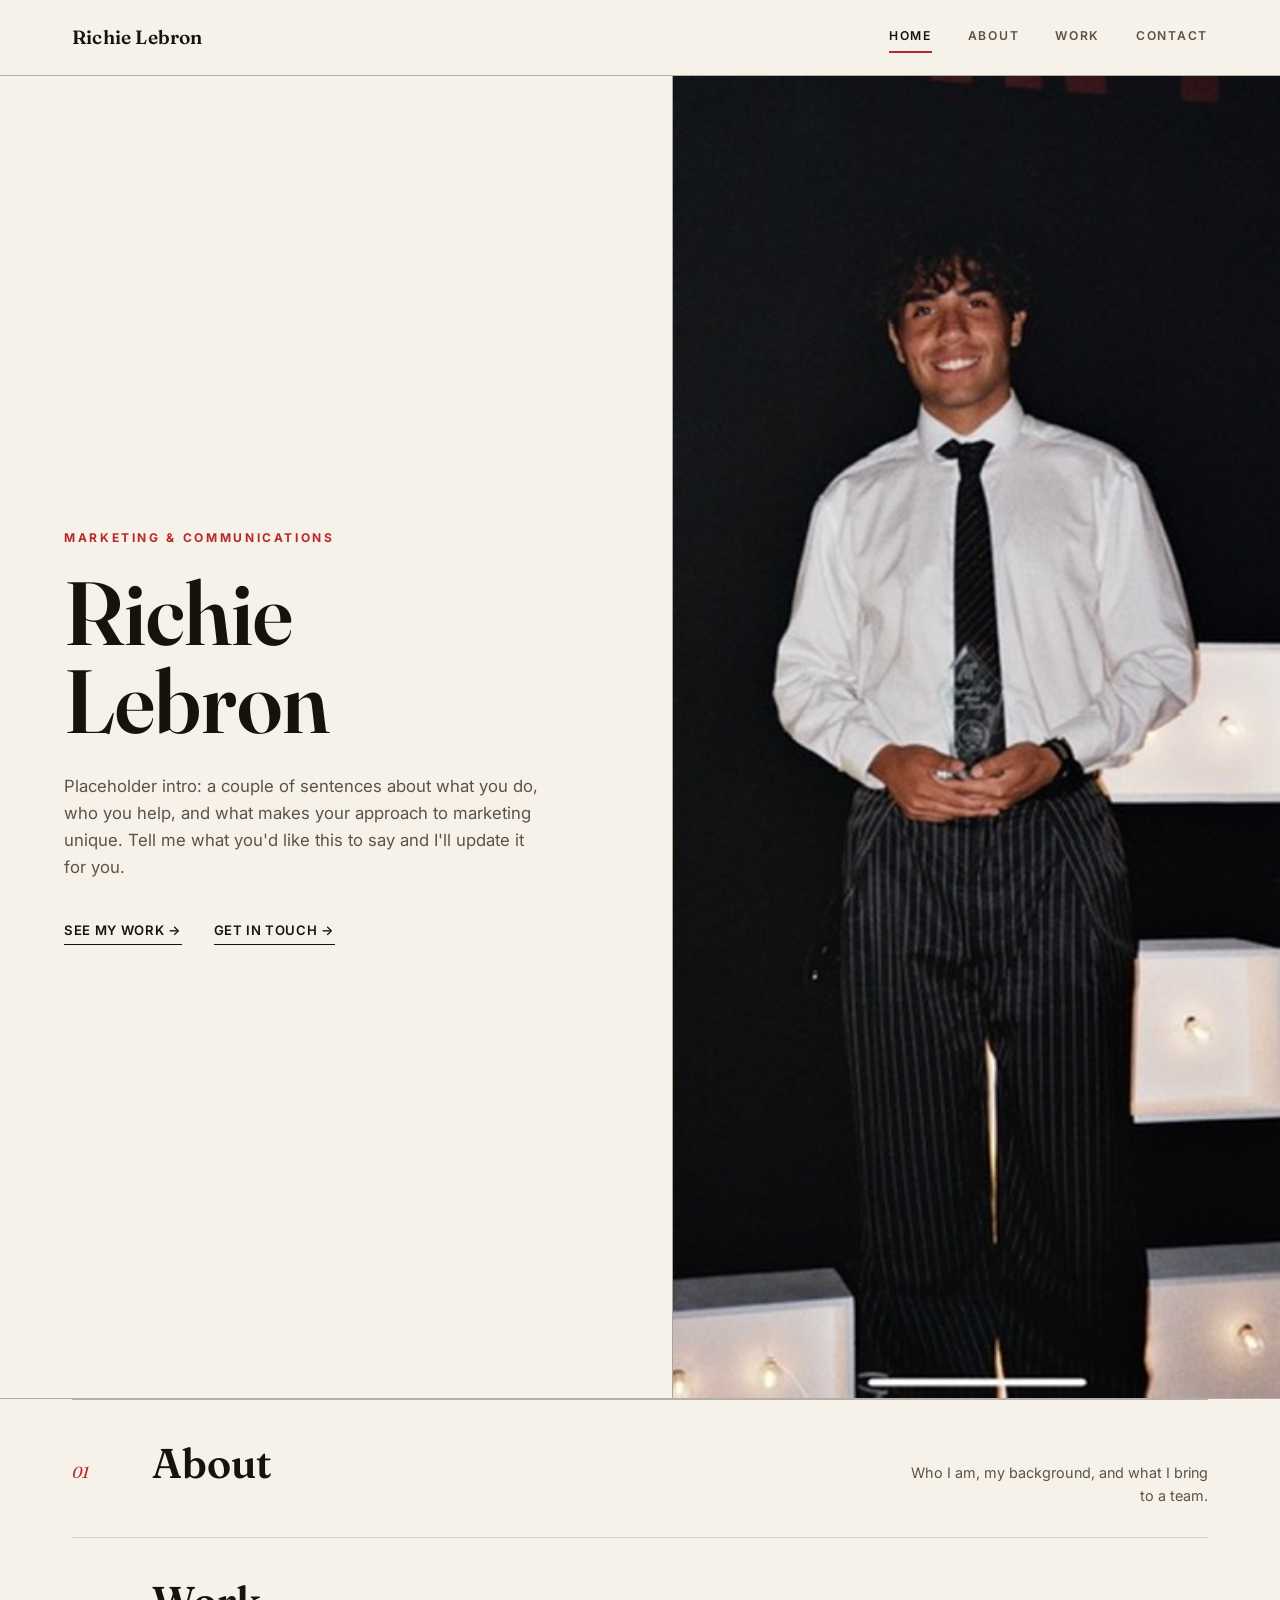
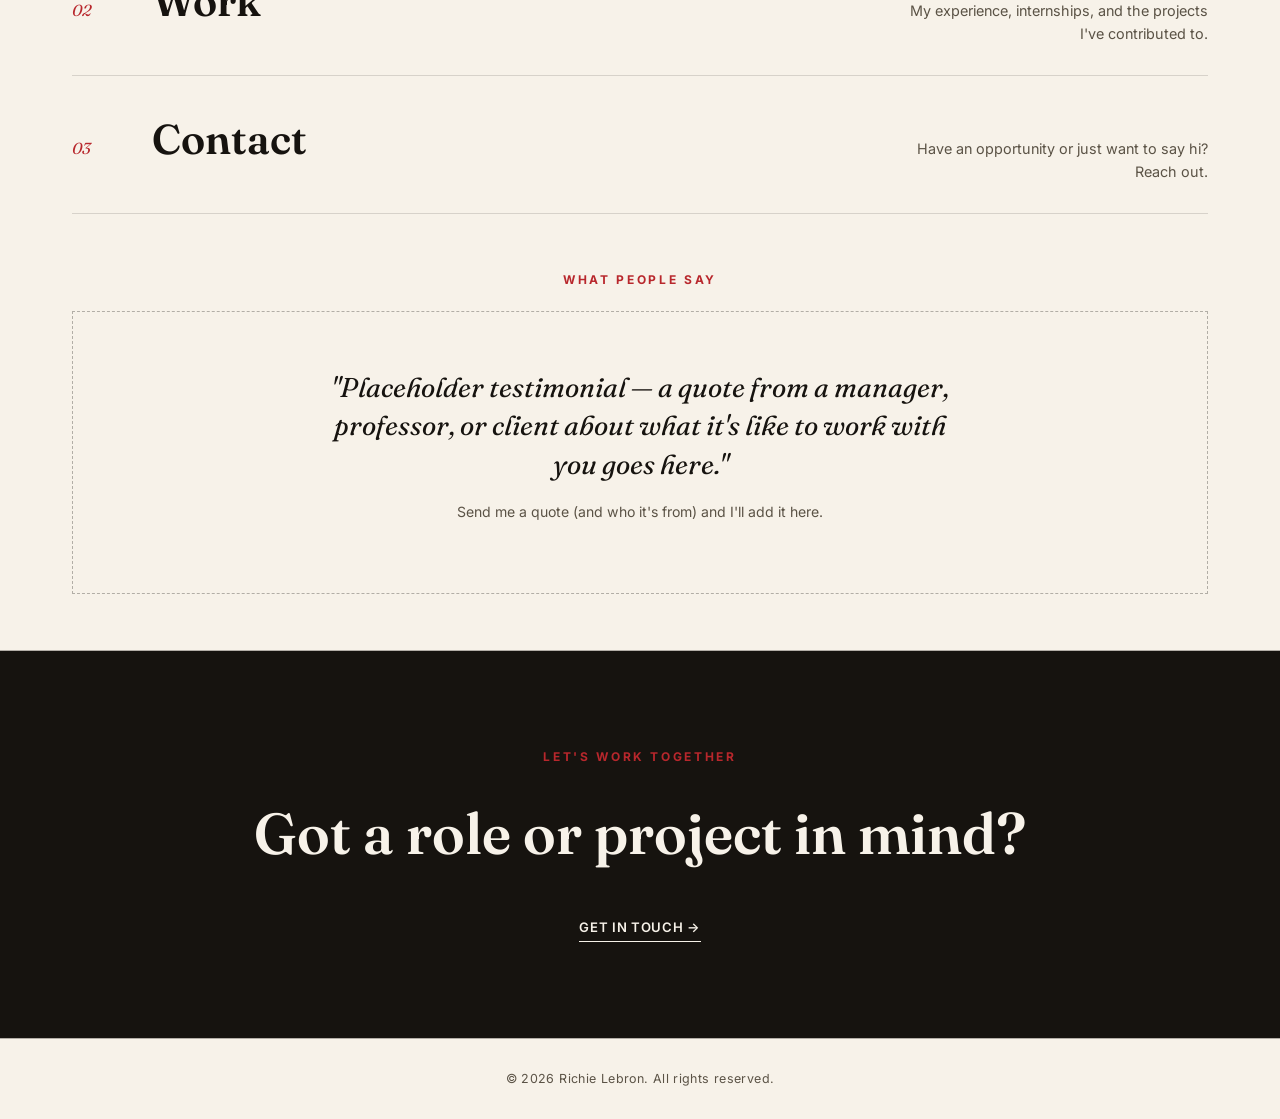
<file: site/index.html>
<!DOCTYPE html>
<html lang="en">
<head>
<meta charset="UTF-8">
<meta name="viewport" content="width=device-width, initial-scale=1.0">
<title>Richie Lebron | Marketing Portfolio</title>
<meta name="description" content="Richie Lebron — Marketing & Communications portfolio.">
<link rel="preconnect" href="https://fonts.googleapis.com">
<link rel="preconnect" href="https://fonts.gstatic.com" crossorigin>
<link href="https://fonts.googleapis.com/css2?family=Inter:wght@400;500;600;700&family=Fraunces:ital,wght@0,400;0,600;0,900;1,600&display=swap" rel="stylesheet">
<link rel="stylesheet" href="css/styles.css">
</head>
<body>

<header class="site-header">
  <nav class="nav">
    <a class="nav-logo" href="index.html">Richie Lebron</a>
    <button class="nav-toggle" aria-label="Toggle menu">
      <span></span><span></span><span></span>
    </button>
    <ul class="nav-links">
      <li><a href="index.html" class="active">Home</a></li>
      <li><a href="about.html">About</a></li>
      <li><a href="work.html">Work</a></li>
      <li><a href="contact.html">Contact</a></li>
    </ul>
  </nav>
</header>

<section class="hero">
  <div class="hero-grid">
    <div class="hero-copy">
      <p class="hero-eyebrow">Marketing &amp; Communications</p>
      <h1 class="hero-title">Richie<br>Lebron</h1>
      <p class="hero-text">
        Placeholder intro: a couple of sentences about what you do, who you help,
        and what makes your approach to marketing unique. Tell me what you'd like
        this to say and I'll update it for you.
      </p>
      <div class="hero-actions">
        <a href="work.html" class="link-cta">See My Work &rarr;</a>
        <a href="contact.html" class="link-cta">Get In Touch &rarr;</a>
      </div>
    </div>
    <div class="hero-photo">
      <img src="images/hero.jpg" alt="Richie Lebron">
    </div>
  </div>
</section>

<section class="container">
  <div class="index-list">
    <a class="index-row" href="about.html">
      <span class="index-num">01</span>
      <span class="index-title">About</span>
      <span class="index-desc">Who I am, my background, and what I bring to a team.</span>
    </a>
    <a class="index-row" href="work.html">
      <span class="index-num">02</span>
      <span class="index-title">Work</span>
      <span class="index-desc">My experience, internships, and the projects I've contributed to.</span>
    </a>
    <a class="index-row" href="contact.html">
      <span class="index-num">03</span>
      <span class="index-title">Contact</span>
      <span class="index-desc">Have an opportunity or just want to say hi? Reach out.</span>
    </a>
  </div>
</section>

<section class="section section-tight">
  <div class="container">
    <p class="hero-eyebrow" style="text-align:center;">What People Say</p>
    <div class="testimonial-block">
      <p class="testimonial-quote">"Placeholder testimonial — a quote from a manager, professor, or client about what it's like to work with you goes here."</p>
      <p class="testimonial-note">Send me a quote (and who it's from) and I'll add it here.</p>
    </div>
  </div>
</section>

<section class="cta-strip">
  <p class="hero-eyebrow">Let's Work Together</p>
  <h2 class="cta-strip-title">Got a role or project in mind?</h2>
  <div class="hero-actions" style="justify-content:center;">
    <a href="contact.html" class="link-cta on-dark">Get In Touch &rarr;</a>
  </div>
</section>

<footer class="site-footer">
  &copy; 2026 Richie Lebron. All rights reserved.
</footer>

<script src="js/main.js"></script>
</body>
</html>
</file>
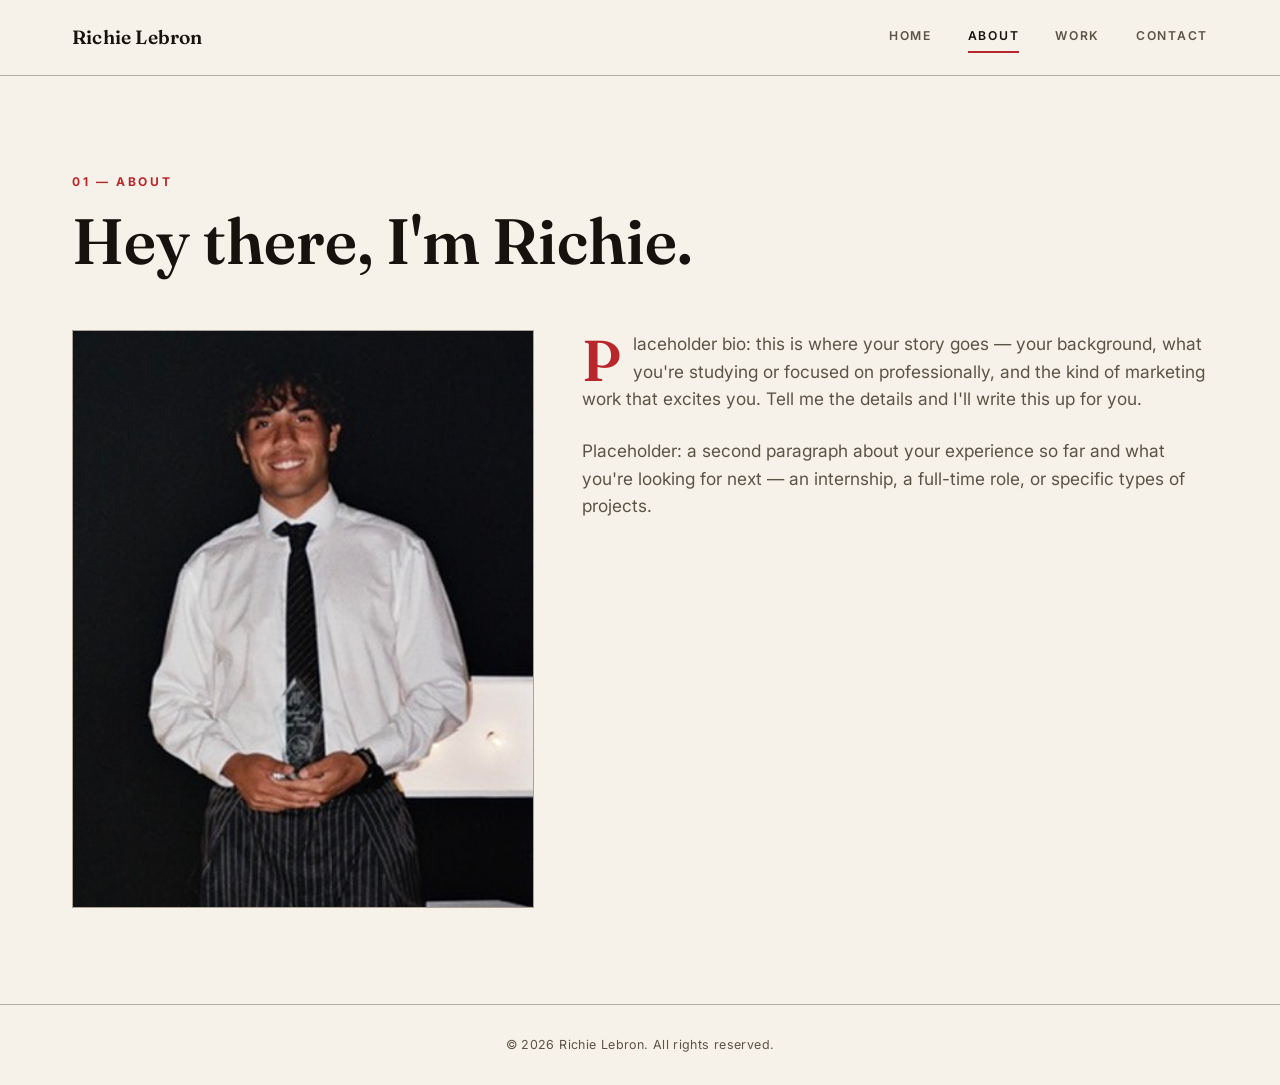
<file: site/about.html>
<!DOCTYPE html>
<html lang="en">
<head>
<meta charset="UTF-8">
<meta name="viewport" content="width=device-width, initial-scale=1.0">
<title>About | Richie Lebron</title>
<meta name="description" content="About Richie Lebron — background, focus, and what drives his marketing work.">
<link rel="preconnect" href="https://fonts.googleapis.com">
<link rel="preconnect" href="https://fonts.gstatic.com" crossorigin>
<link href="https://fonts.googleapis.com/css2?family=Inter:wght@400;500;600;700&family=Fraunces:ital,wght@0,400;0,600;0,900;1,600&display=swap" rel="stylesheet">
<link rel="stylesheet" href="css/styles.css">
</head>
<body>

<header class="site-header">
  <nav class="nav">
    <a class="nav-logo" href="index.html">Richie Lebron</a>
    <button class="nav-toggle" aria-label="Toggle menu">
      <span></span><span></span><span></span>
    </button>
    <ul class="nav-links">
      <li><a href="index.html">Home</a></li>
      <li><a href="about.html" class="active">About</a></li>
      <li><a href="work.html">Work</a></li>
      <li><a href="contact.html">Contact</a></li>
    </ul>
  </nav>
</header>

<section class="section">
  <div class="container">
    <div class="section-head">
      <p class="section-eyebrow">01 &mdash; About</p>
      <h1 class="section-title">Hey there, I'm Richie.</h1>
    </div>
    <div class="about-grid">
      <div class="about-photo">
        <img src="images/hero.jpg" alt="Richie Lebron">
      </div>
      <div class="about-copy">
        <p>
          Placeholder bio: this is where your story goes — your background,
          what you're studying or focused on professionally, and the kind of
          marketing work that excites you. Tell me the details and I'll write
          this up for you.
        </p>
        <p>
          Placeholder: a second paragraph about your experience so far and
          what you're looking for next — an internship, a full-time role, or
          specific types of projects.
        </p>
      </div>
    </div>
  </div>
</section>

<footer class="site-footer">
  &copy; 2026 Richie Lebron. All rights reserved.
</footer>

<script src="js/main.js"></script>
</body>
</html>
</file>
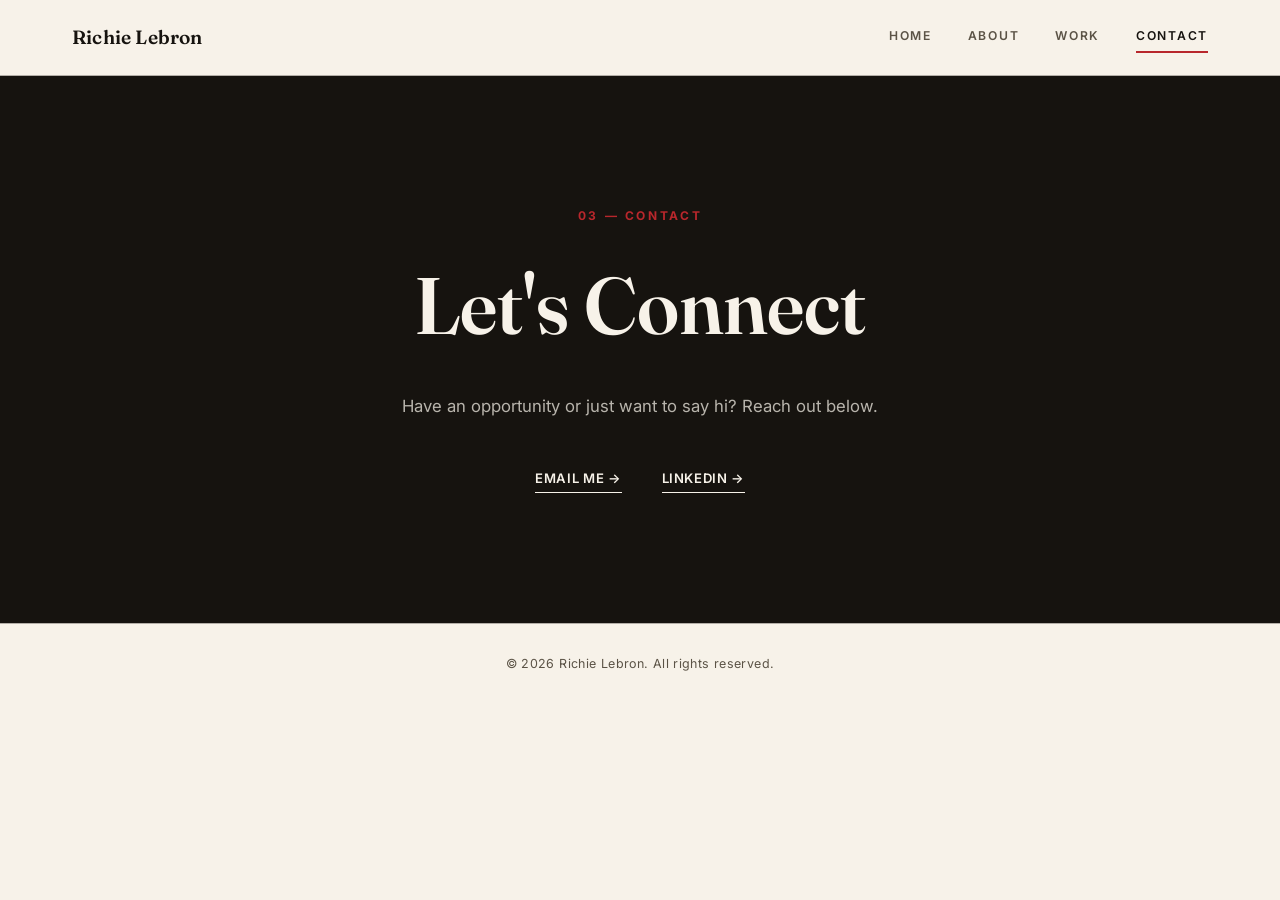
<file: site/contact.html>
<!DOCTYPE html>
<html lang="en">
<head>
<meta charset="UTF-8">
<meta name="viewport" content="width=device-width, initial-scale=1.0">
<title>Contact | Richie Lebron</title>
<meta name="description" content="Get in touch with Richie Lebron.">
<link rel="preconnect" href="https://fonts.googleapis.com">
<link rel="preconnect" href="https://fonts.gstatic.com" crossorigin>
<link href="https://fonts.googleapis.com/css2?family=Inter:wght@400;500;600;700&family=Fraunces:ital,wght@0,400;0,600;0,900;1,600&display=swap" rel="stylesheet">
<link rel="stylesheet" href="css/styles.css">
</head>
<body>

<header class="site-header">
  <nav class="nav">
    <a class="nav-logo" href="index.html">Richie Lebron</a>
    <button class="nav-toggle" aria-label="Toggle menu">
      <span></span><span></span><span></span>
    </button>
    <ul class="nav-links">
      <li><a href="index.html">Home</a></li>
      <li><a href="about.html">About</a></li>
      <li><a href="work.html">Work</a></li>
      <li><a href="contact.html" class="active">Contact</a></li>
    </ul>
  </nav>
</header>

<section class="contact-section">
  <p class="section-eyebrow">03 &mdash; Contact</p>
  <h1 class="contact-title">Let's Connect</h1>
  <p class="contact-text">Have an opportunity or just want to say hi? Reach out below.</p>
  <div class="contact-links">
    <a class="link-cta on-dark" href="mailto:richard11lebron@gmail.com">Email Me &rarr;</a>
    <a class="link-cta on-dark" href="https://www.linkedin.com/in/richard-lebron/" target="_blank" rel="noopener">LinkedIn &rarr;</a>
  </div>
</section>

<footer class="site-footer">
  &copy; 2026 Richie Lebron. All rights reserved.
</footer>

<script src="js/main.js"></script>
</body>
</html>
</file>
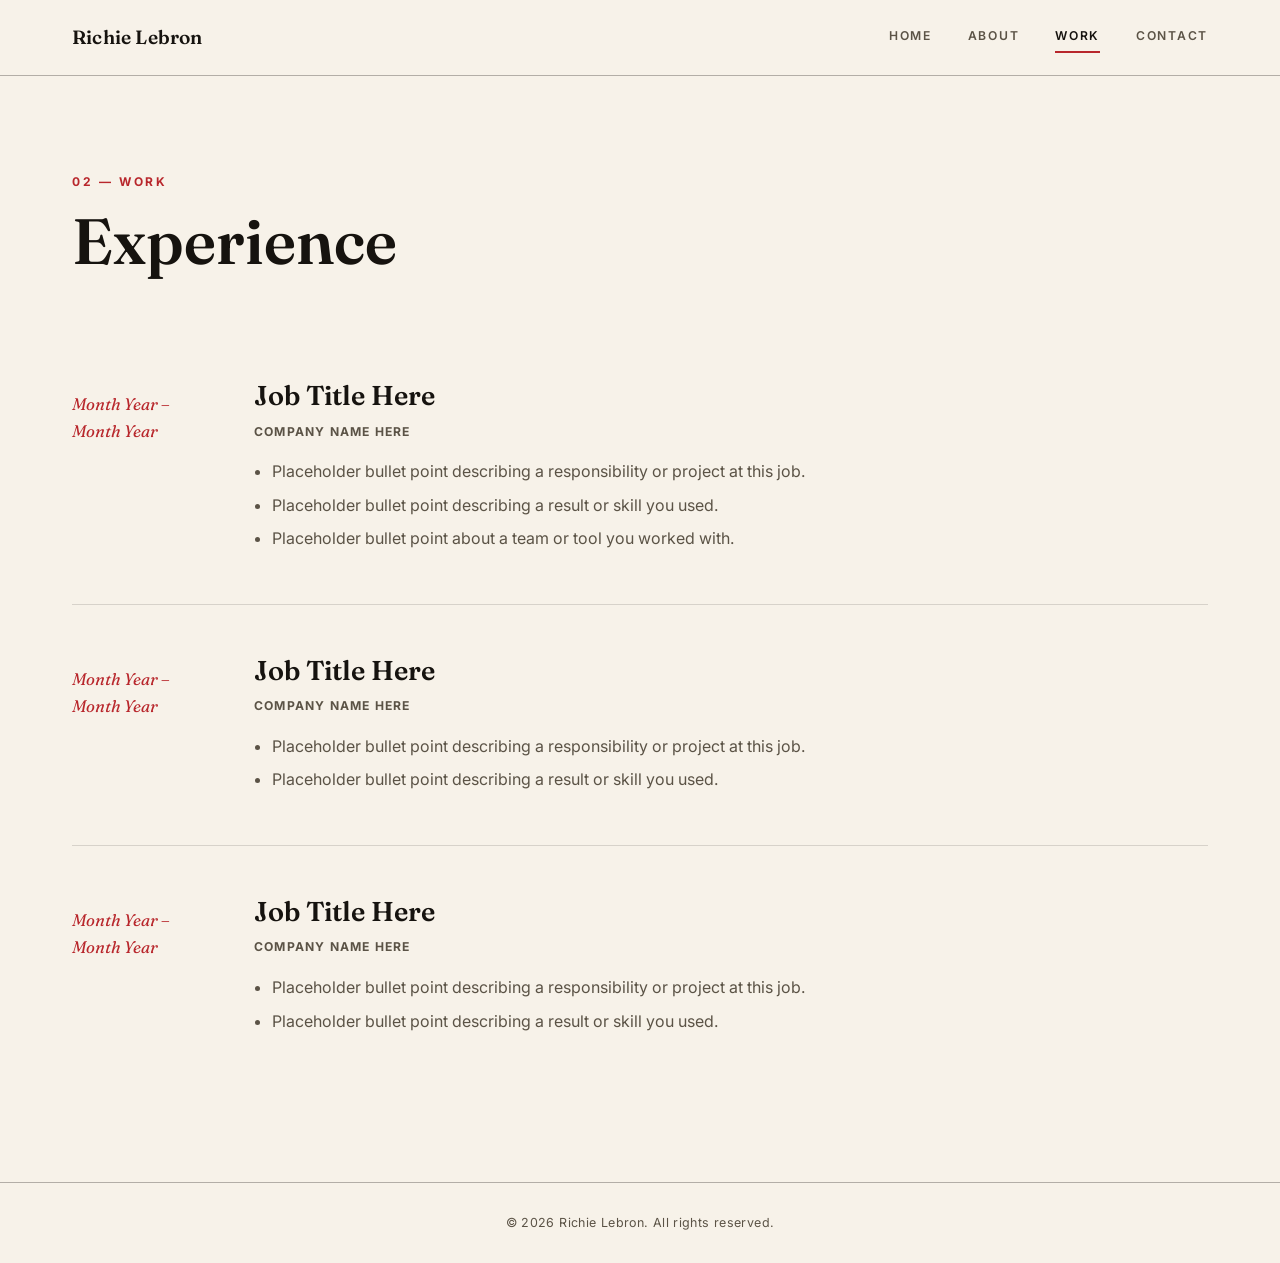
<file: site/work.html>
<!DOCTYPE html>
<html lang="en">
<head>
<meta charset="UTF-8">
<meta name="viewport" content="width=device-width, initial-scale=1.0">
<title>Work | Richie Lebron</title>
<meta name="description" content="Richie Lebron's marketing experience and work history.">
<link rel="preconnect" href="https://fonts.googleapis.com">
<link rel="preconnect" href="https://fonts.gstatic.com" crossorigin>
<link href="https://fonts.googleapis.com/css2?family=Inter:wght@400;500;600;700&family=Fraunces:ital,wght@0,400;0,600;0,900;1,600&display=swap" rel="stylesheet">
<link rel="stylesheet" href="css/styles.css">
</head>
<body>

<header class="site-header">
  <nav class="nav">
    <a class="nav-logo" href="index.html">Richie Lebron</a>
    <button class="nav-toggle" aria-label="Toggle menu">
      <span></span><span></span><span></span>
    </button>
    <ul class="nav-links">
      <li><a href="index.html">Home</a></li>
      <li><a href="about.html">About</a></li>
      <li><a href="work.html" class="active">Work</a></li>
      <li><a href="contact.html">Contact</a></li>
    </ul>
  </nav>
</header>

<section class="section">
  <div class="container">
    <div class="section-head">
      <p class="section-eyebrow">02 &mdash; Work</p>
      <h1 class="section-title">Experience</h1>
    </div>

    <div class="job-row">
      <p class="job-dates">Month Year &ndash;<br>Month Year</p>
      <div>
        <h3 class="job-title">Job Title Here</h3>
        <p class="job-company">Company Name Here</p>
        <ul>
          <li>Placeholder bullet point describing a responsibility or project at this job.</li>
          <li>Placeholder bullet point describing a result or skill you used.</li>
          <li>Placeholder bullet point about a team or tool you worked with.</li>
        </ul>
      </div>
    </div>

    <div class="job-row">
      <p class="job-dates">Month Year &ndash;<br>Month Year</p>
      <div>
        <h3 class="job-title">Job Title Here</h3>
        <p class="job-company">Company Name Here</p>
        <ul>
          <li>Placeholder bullet point describing a responsibility or project at this job.</li>
          <li>Placeholder bullet point describing a result or skill you used.</li>
        </ul>
      </div>
    </div>

    <div class="job-row">
      <p class="job-dates">Month Year &ndash;<br>Month Year</p>
      <div>
        <h3 class="job-title">Job Title Here</h3>
        <p class="job-company">Company Name Here</p>
        <ul>
          <li>Placeholder bullet point describing a responsibility or project at this job.</li>
          <li>Placeholder bullet point describing a result or skill you used.</li>
        </ul>
      </div>
    </div>

  </div>
</section>

<footer class="site-footer">
  &copy; 2026 Richie Lebron. All rights reserved.
</footer>

<script src="js/main.js"></script>
</body>
</html>
</file>
<file: site/css/styles.css>
/* ============================================
   Richie Lebron — Portfolio Site Styles
   Bold editorial theme
   ============================================ */

:root {
  --ink: #16130f;
  --ink-soft: #5b5346;
  --paper: #f7f2e9;
  --paper-dim: #ece3d0;
  --accent: #b8272c;
  --line: rgba(22, 19, 15, 0.14);
  --line-strong: rgba(22, 19, 15, 0.3);

  --font-display: 'Fraunces', Georgia, 'Times New Roman', serif;
  --font-body: 'Inter', system-ui, -apple-system, 'Segoe UI', sans-serif;
}

* {
  box-sizing: border-box;
}

html {
  scroll-behavior: smooth;
}

body {
  margin: 0;
  font-family: var(--font-body);
  color: var(--ink);
  background: var(--paper);
  line-height: 1.6;
}

img {
  max-width: 100%;
  display: block;
}

a {
  color: inherit;
}

.container {
  max-width: 1200px;
  margin: 0 auto;
  padding: 0 32px;
}

/* ---------- Navigation ---------- */

.site-header {
  background: var(--paper);
  border-bottom: 1px solid var(--line-strong);
  position: sticky;
  top: 0;
  z-index: 100;
}

.nav {
  max-width: 1200px;
  margin: 0 auto;
  padding: 22px 32px;
  display: flex;
  align-items: center;
  justify-content: space-between;
  flex-wrap: wrap;
}

.nav-logo {
  font-family: var(--font-display);
  font-weight: 600;
  color: var(--ink);
  text-decoration: none;
  font-size: 1.2rem;
  letter-spacing: 0.01em;
}

.nav-toggle {
  display: none;
  background: none;
  border: none;
  cursor: pointer;
  padding: 6px;
}

.nav-toggle span {
  display: block;
  width: 24px;
  height: 2px;
  background: var(--ink);
  margin: 5px 0;
}

.nav-links {
  display: flex;
  gap: 36px;
  list-style: none;
  margin: 0;
  padding: 0;
}

.nav-links a {
  display: inline-block;
  color: var(--ink-soft);
  text-decoration: none;
  font-weight: 600;
  font-size: 0.76rem;
  letter-spacing: 0.14em;
  text-transform: uppercase;
  padding-bottom: 5px;
  border-bottom: 2px solid transparent;
  transition: color 0.15s ease, border-color 0.15s ease;
}

.nav-links a:hover,
.nav-links a.active {
  color: var(--ink);
  border-color: var(--accent);
}

@media (max-width: 680px) {
  .nav-toggle {
    display: block;
  }

  .nav-links {
    display: none;
    width: 100%;
    flex-direction: column;
    gap: 4px;
    padding-top: 20px;
  }

  .nav-links a {
    padding: 10px 0;
    border-bottom: 1px solid var(--line);
  }

  .nav-links.open {
    display: flex;
  }
}

/* ---------- Text links / CTAs ---------- */

.link-cta {
  display: inline-flex;
  align-items: center;
  gap: 8px;
  text-decoration: none;
  font-weight: 600;
  letter-spacing: 0.05em;
  text-transform: uppercase;
  font-size: 0.82rem;
  color: var(--ink);
  border-bottom: 1px solid var(--ink);
  padding-bottom: 3px;
  transition: color 0.15s ease, border-color 0.15s ease, gap 0.15s ease;
}

.link-cta:hover {
  color: var(--accent);
  border-color: var(--accent);
  gap: 14px;
}

.link-cta.on-dark {
  color: var(--paper);
  border-color: var(--paper);
}

.link-cta.on-dark:hover {
  color: var(--accent);
  border-color: var(--accent);
}

/* ---------- Hero ---------- */

.hero {
  border-bottom: 1px solid var(--line-strong);
}

.hero-grid {
  display: grid;
  grid-template-columns: 1fr;
}

@media (min-width: 900px) {
  .hero-grid {
    grid-template-columns: 1.05fr 0.95fr;
    min-height: calc(100svh - 77px);
  }
}

.hero-copy {
  padding: 64px 32px 72px;
  display: flex;
  flex-direction: column;
  justify-content: center;
}

@media (min-width: 900px) {
  .hero-copy {
    padding: 0 48px 0 64px;
  }
}

.hero-eyebrow {
  text-transform: uppercase;
  letter-spacing: 0.22em;
  font-size: 0.75rem;
  font-weight: 700;
  color: var(--accent);
  margin: 0 0 22px;
}

.hero-title {
  font-family: var(--font-display);
  font-weight: 600;
  font-size: clamp(3rem, 8vw, 5.6rem);
  line-height: 0.98;
  margin: 0 0 28px;
}

.hero-text {
  max-width: 480px;
  color: var(--ink-soft);
  font-size: 1.05rem;
  margin: 0 0 40px;
}

.hero-actions {
  display: flex;
  gap: 32px;
  flex-wrap: wrap;
}

.hero-photo {
  position: relative;
  min-height: 360px;
  border-top: 1px solid var(--line-strong);
  background: var(--paper-dim);
}

@media (min-width: 900px) {
  .hero-photo {
    border-top: none;
    border-left: 1px solid var(--line-strong);
  }
}

.hero-photo img {
  width: 100%;
  height: 100%;
  object-fit: cover;
  object-position: center 15%;
  display: block;
}

/* ---------- Index / table of contents (home) ---------- */

.index-list {
  border-top: 1px solid var(--line-strong);
}

.index-row {
  display: flex;
  align-items: baseline;
  justify-content: space-between;
  padding: 30px 0;
  border-bottom: 1px solid var(--line);
  text-decoration: none;
  color: var(--ink);
  transition: background 0.15s ease, padding-left 0.2s ease;
}

.index-row:hover {
  background: var(--paper-dim);
  padding-left: 16px;
}

.index-num {
  font-family: var(--font-display);
  font-style: italic;
  color: var(--accent);
  font-size: 1rem;
  width: 56px;
  flex: none;
}

.index-title {
  font-family: var(--font-display);
  font-weight: 600;
  font-size: clamp(1.7rem, 4vw, 2.6rem);
  flex: 1;
  padding: 0 24px;
}

.index-desc {
  max-width: 300px;
  color: var(--ink-soft);
  font-size: 0.9rem;
  text-align: right;
  display: none;
}

@media (min-width: 760px) {
  .index-desc {
    display: block;
  }
}

/* ---------- Sections ---------- */

.section {
  padding: 96px 0;
  border-bottom: 1px solid var(--line-strong);
}

.section:last-of-type {
  border-bottom: none;
}

.section-tight {
  padding: 56px 0;
}

.section-head {
  margin-bottom: 56px;
}

.section-eyebrow {
  text-transform: uppercase;
  letter-spacing: 0.22em;
  font-size: 0.75rem;
  font-weight: 700;
  color: var(--accent);
  margin: 0 0 16px;
}

.section-title {
  font-family: var(--font-display);
  font-weight: 600;
  font-size: clamp(2.4rem, 6vw, 4rem);
  margin: 0;
  line-height: 1.05;
}

/* ---------- About page ---------- */

.about-grid {
  display: grid;
  grid-template-columns: 1fr;
  gap: 48px;
}

@media (min-width: 860px) {
  .about-grid {
    grid-template-columns: 0.85fr 1.15fr;
    align-items: start;
  }
}

.about-photo {
  border: 1px solid var(--line-strong);
  aspect-ratio: 4 / 5;
  background: var(--paper-dim);
  overflow: hidden;
}

.about-photo img {
  width: 100%;
  height: 100%;
  object-fit: cover;
  object-position: center 20%;
}

.about-photo.is-placeholder {
  display: flex;
  align-items: center;
  justify-content: center;
  color: var(--ink-soft);
  font-size: 0.85rem;
  text-align: center;
  padding: 24px;
}

.about-copy p {
  font-size: 1.08rem;
  color: var(--ink-soft);
  max-width: 62ch;
  margin: 0 0 24px;
}

.about-copy p:first-of-type::first-letter {
  font-family: var(--font-display);
  font-size: 3.6rem;
  font-weight: 600;
  float: left;
  line-height: 0.8;
  padding-right: 12px;
  padding-top: 8px;
  color: var(--accent);
}

.about-copy p strong {
  color: var(--ink);
}

/* ---------- Work timeline ---------- */

.job-row {
  display: grid;
  grid-template-columns: 150px 1fr;
  gap: 32px;
  padding: 44px 0;
  border-bottom: 1px solid var(--line);
}

.job-row:first-child {
  padding-top: 0;
}

.job-row:last-child {
  border-bottom: none;
}

@media (max-width: 640px) {
  .job-row {
    grid-template-columns: 1fr;
    gap: 10px;
  }
}

.job-dates {
  font-family: var(--font-display);
  font-style: italic;
  color: var(--accent);
  font-size: 1.05rem;
}

.job-title {
  font-family: var(--font-display);
  font-weight: 600;
  font-size: 1.7rem;
  margin: 0 0 4px;
}

.job-company {
  text-transform: uppercase;
  letter-spacing: 0.1em;
  font-size: 0.76rem;
  color: var(--ink-soft);
  font-weight: 700;
  margin: 0 0 18px;
}

.job-row ul {
  margin: 0;
  padding-left: 18px;
  color: var(--ink-soft);
}

.job-row li {
  margin-bottom: 8px;
}

/* ---------- Testimonials / social proof ---------- */

.testimonial-block {
  border: 1px dashed var(--line-strong);
  padding: 56px 40px;
  text-align: center;
}

.testimonial-quote {
  font-family: var(--font-display);
  font-style: italic;
  font-size: clamp(1.3rem, 3vw, 1.7rem);
  color: var(--ink);
  max-width: 620px;
  margin: 0 auto 18px;
  line-height: 1.4;
}

.testimonial-note {
  color: var(--ink-soft);
  font-size: 0.88rem;
}

/* ---------- Contact page ---------- */

.contact-section {
  background: var(--ink);
  color: var(--paper);
  text-align: center;
  padding: 130px 32px;
}

.contact-section .section-eyebrow {
  color: var(--accent);
}

.contact-title {
  font-family: var(--font-display);
  font-weight: 600;
  font-size: clamp(2.6rem, 7vw, 5rem);
  margin: 0 0 24px;
}

.contact-text {
  color: rgba(247, 242, 233, 0.72);
  max-width: 480px;
  margin: 0 auto 48px;
  font-size: 1.05rem;
}

.contact-links {
  display: flex;
  gap: 40px;
  justify-content: center;
  flex-wrap: wrap;
}

/* ---------- Homepage closing CTA ---------- */

.cta-strip {
  background: var(--ink);
  color: var(--paper);
  text-align: center;
  padding: 96px 32px;
}

.cta-strip .section-eyebrow {
  color: var(--accent);
}

.cta-strip-title {
  font-family: var(--font-display);
  font-weight: 600;
  font-size: clamp(2.2rem, 6vw, 3.6rem);
  margin: 0 0 36px;
}

/* ---------- Footer ---------- */

.site-footer {
  background: var(--paper);
  color: var(--ink-soft);
  text-align: center;
  padding: 30px 24px;
  font-size: 0.78rem;
  letter-spacing: 0.03em;
  border-top: 1px solid var(--line-strong);
}
</file>
